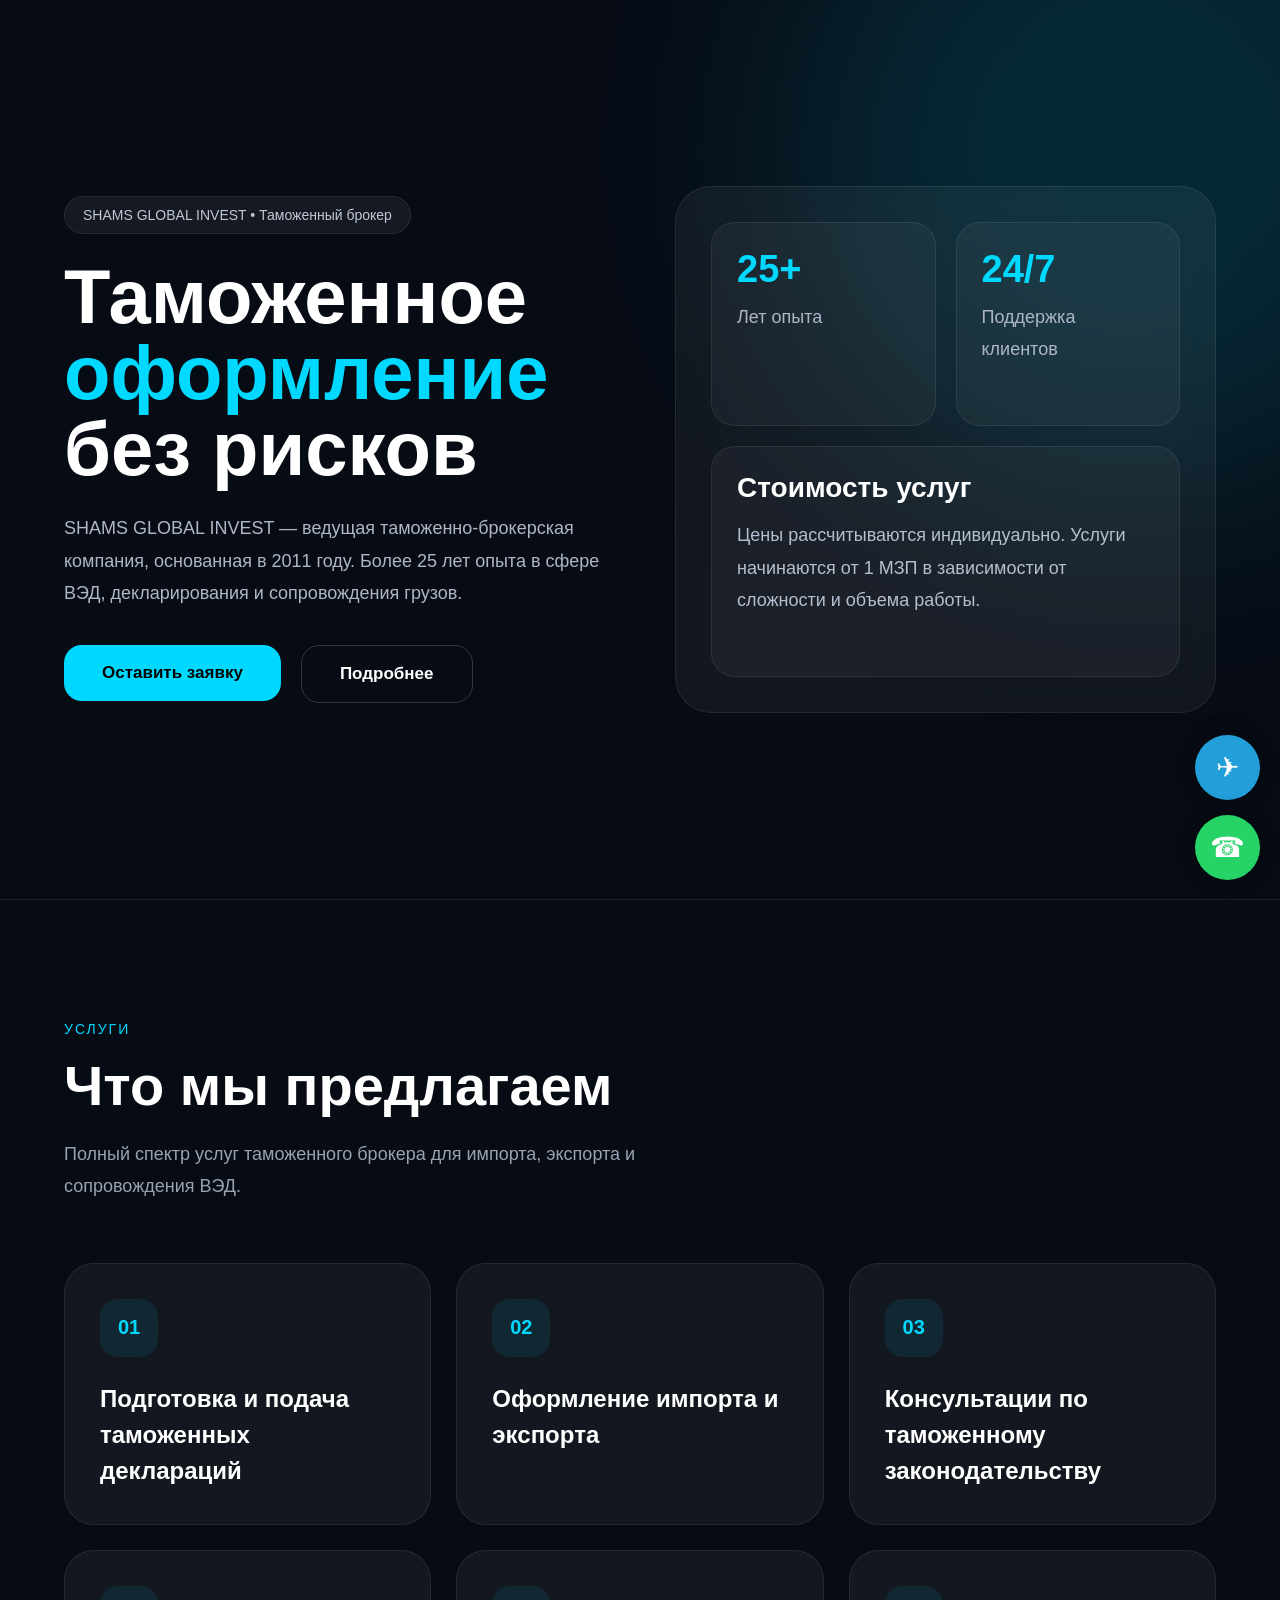
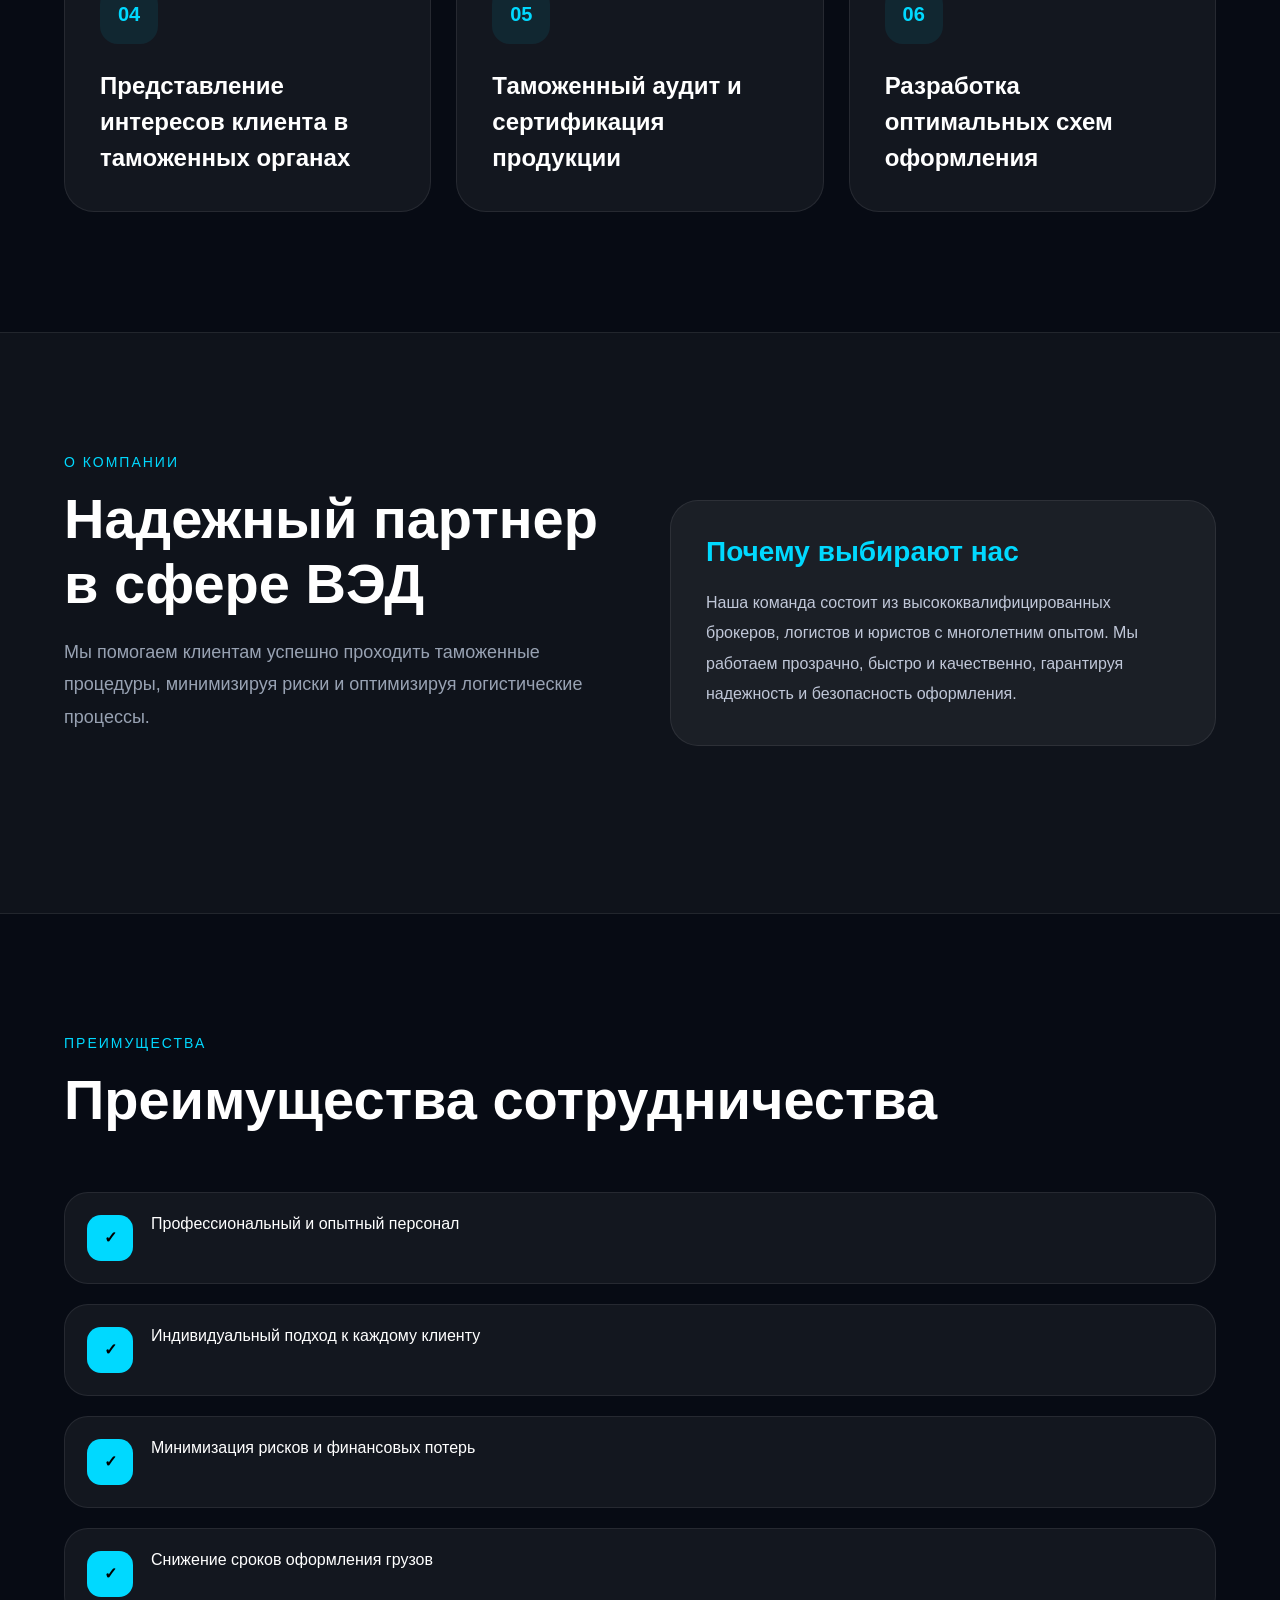
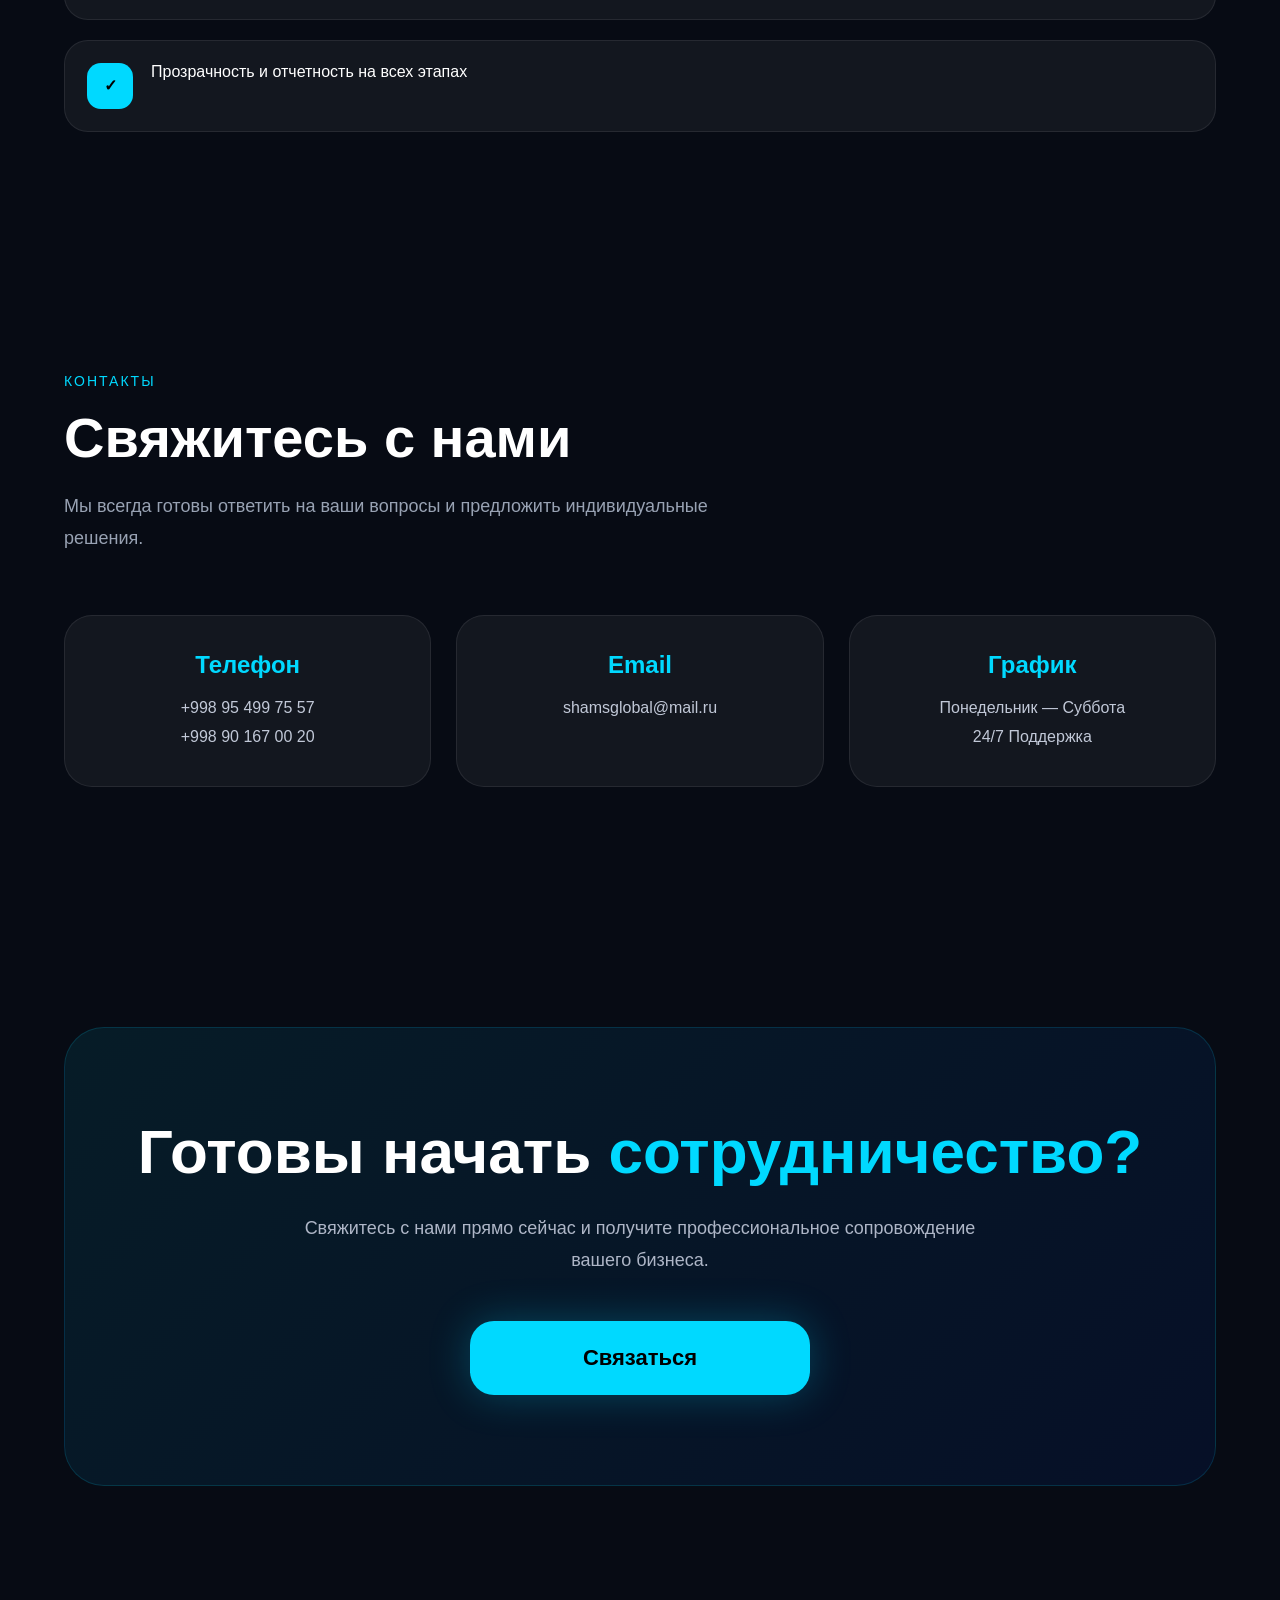
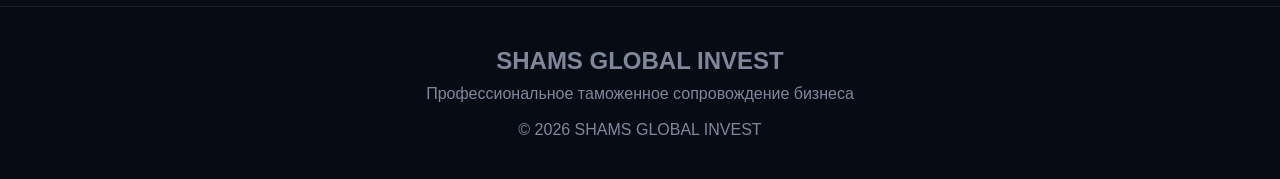
<file: index.html>
<!DOCTYPE html>
<html lang="ru">
<head>
<meta charset="UTF-8">
<meta name="viewport" content="width=device-width, initial-scale=1.0">
<title>SHAMS GLOBAL INVEST</title>
  <link rel="stylesheet" href="style.css">
</head>

<body>

<!-- FLOAT BUTTONS -->

<a href="https://t.me/USERNAME" class="telegram-btn" target="_blank">
✈
</a>

<a href="https://wa.me/998901234567" class="whatsapp-btn" target="_blank">
☎
</a>

<!-- HEADER -->

<header>

<div class="bg-glow"></div>

<div class="container hero">

<div>

<div class="badge">
SHAMS GLOBAL INVEST • Таможенный брокер
</div>

<h1>
Таможенное
<span>оформление</span>
без рисков
</h1>

<p>
SHAMS GLOBAL INVEST — ведущая таможенно-брокерская компания,
основанная в 2011 году. Более 25 лет опыта в сфере ВЭД,
декларирования и сопровождения грузов.
</p>

<div class="buttons">

<a href="https://t.me/USERNAME" target="_blank">

<button class="btn btn-primary">
Оставить заявку
</button>

</a>

<a href="#services">

<button class="btn btn-secondary">
Подробнее
</button>

</a>

</div>

</div>

<!-- CARD -->

<div class="hero-card">

<div class="card-grid">

<div class="mini-card">
<h2>25+</h2>
<p>Лет опыта</p>
</div>

<div class="mini-card">
<h2>24/7</h2>
<p>Поддержка клиентов</p>
</div>

<div class="mini-card full">

<h3 style="margin-bottom:15px;font-size:28px;">
Стоимость услуг
</h3>

<p style="line-height:1.8;color:#b5bfd0;">
Цены рассчитываются индивидуально.
Услуги начинаются от 1 МЗП в зависимости
от сложности и объема работы.
</p>

</div>

</div>

</div>

</div>

</header>

<!-- SERVICES -->

<section id="services">

<div class="container">

<div class="section-title">

<small>УСЛУГИ</small>

<h2>Что мы предлагаем</h2>

<p>
Полный спектр услуг таможенного брокера
для импорта, экспорта и сопровождения ВЭД.
</p>

</div>

<div class="services">

<div class="service">
<div class="service-number">01</div>
<h3>Подготовка и подача таможенных деклараций</h3>
</div>

<div class="service">
<div class="service-number">02</div>
<h3>Оформление импорта и экспорта</h3>
</div>

<div class="service">
<div class="service-number">03</div>
<h3>Консультации по таможенному законодательству</h3>
</div>

<div class="service">
<div class="service-number">04</div>
<h3>Представление интересов клиента в таможенных органах</h3>
</div>

<div class="service">
<div class="service-number">05</div>
<h3>Таможенный аудит и сертификация продукции</h3>
</div>

<div class="service">
<div class="service-number">06</div>
<h3>Разработка оптимальных схем оформления</h3>
</div>

</div>

</div>

</section>

<!-- ABOUT -->

<section class="about">

<div class="container">

<div class="about-grid">

<div>

<div class="section-title">

<small>О КОМПАНИИ</small>

<h2>
Надежный партнер
в сфере ВЭД
</h2>

<p>
Мы помогаем клиентам успешно проходить
таможенные процедуры, минимизируя риски
и оптимизируя логистические процессы.
</p>

</div>

</div>

<div class="about-box">

<h3>Почему выбирают нас</h3>

<p>
Наша команда состоит из высококвалифицированных
брокеров, логистов и юристов с многолетним опытом.
Мы работаем прозрачно, быстро и качественно,
гарантируя надежность и безопасность оформления.
</p>

</div>

</div>

</div>

</section>

<!-- ADVANTAGES -->

<section>

<div class="container">

<div class="section-title">

<small>ПРЕИМУЩЕСТВА</small>

<h2>Преимущества сотрудничества</h2>

</div>

<div class="adv-list">

<div class="adv-item">
<div class="check">✓</div>
<p>Профессиональный и опытный персонал</p>
</div>

<div class="adv-item">
<div class="check">✓</div>
<p>Индивидуальный подход к каждому клиенту</p>
</div>

<div class="adv-item">
<div class="check">✓</div>
<p>Минимизация рисков и финансовых потерь</p>
</div>

<div class="adv-item">
<div class="check">✓</div>
<p>Снижение сроков оформления грузов</p>
</div>

<div class="adv-item">
<div class="check">✓</div>
<p>Прозрачность и отчетность на всех этапах</p>
</div>

</div>

</div>

</section>

<!-- CONTACTS -->

<section>

<div class="container">

<div class="section-title">

<small>КОНТАКТЫ</small>

<h2>Свяжитесь с нами</h2>

<p>
Мы всегда готовы ответить на ваши вопросы
и предложить индивидуальные решения.
</p>

</div>

<div class="contact-grid">

<div class="contact-card">

<h3>Телефон</h3>

<p>
+998 95 499 75 57<br>
+998 90 167 00 20
</p>

</div>

<div class="contact-card">

<h3>Email</h3>

<p>
shamsglobal@mail.ru
</p>

</div>

<div class="contact-card">

<h3>График</h3>

<p>
Понедельник — Суббота<br>
24/7 Поддержка
</p>

</div>

</div>

</div>

</section>

<!-- CTA -->

<section>

<div class="container">

<div class="cta-box">

<h2>
Готовы начать
<span>сотрудничество?</span>
</h2>

<p>
Свяжитесь с нами прямо сейчас и получите
профессиональное сопровождение вашего бизнеса.
</p>

<div class="buttons" style="justify-content:center;">

<a href="https://t.me/USERNAME" target="_blank">

<button class="btn btn-primary cta-big-btn">
Связаться
</button>

</a>

</div>

</div>

</div>

</section>

<!-- FOOTER -->

<footer>

<div class="container">

<h2 style="margin-bottom:10px;">
SHAMS GLOBAL INVEST
</h2>

<p>
Профессиональное таможенное сопровождение бизнеса
</p>

<br>

<p>
© 2026 SHAMS GLOBAL INVEST
</p>

</div>

</footer>

<script src="script.js"></script>
</body>
</html>
</file>
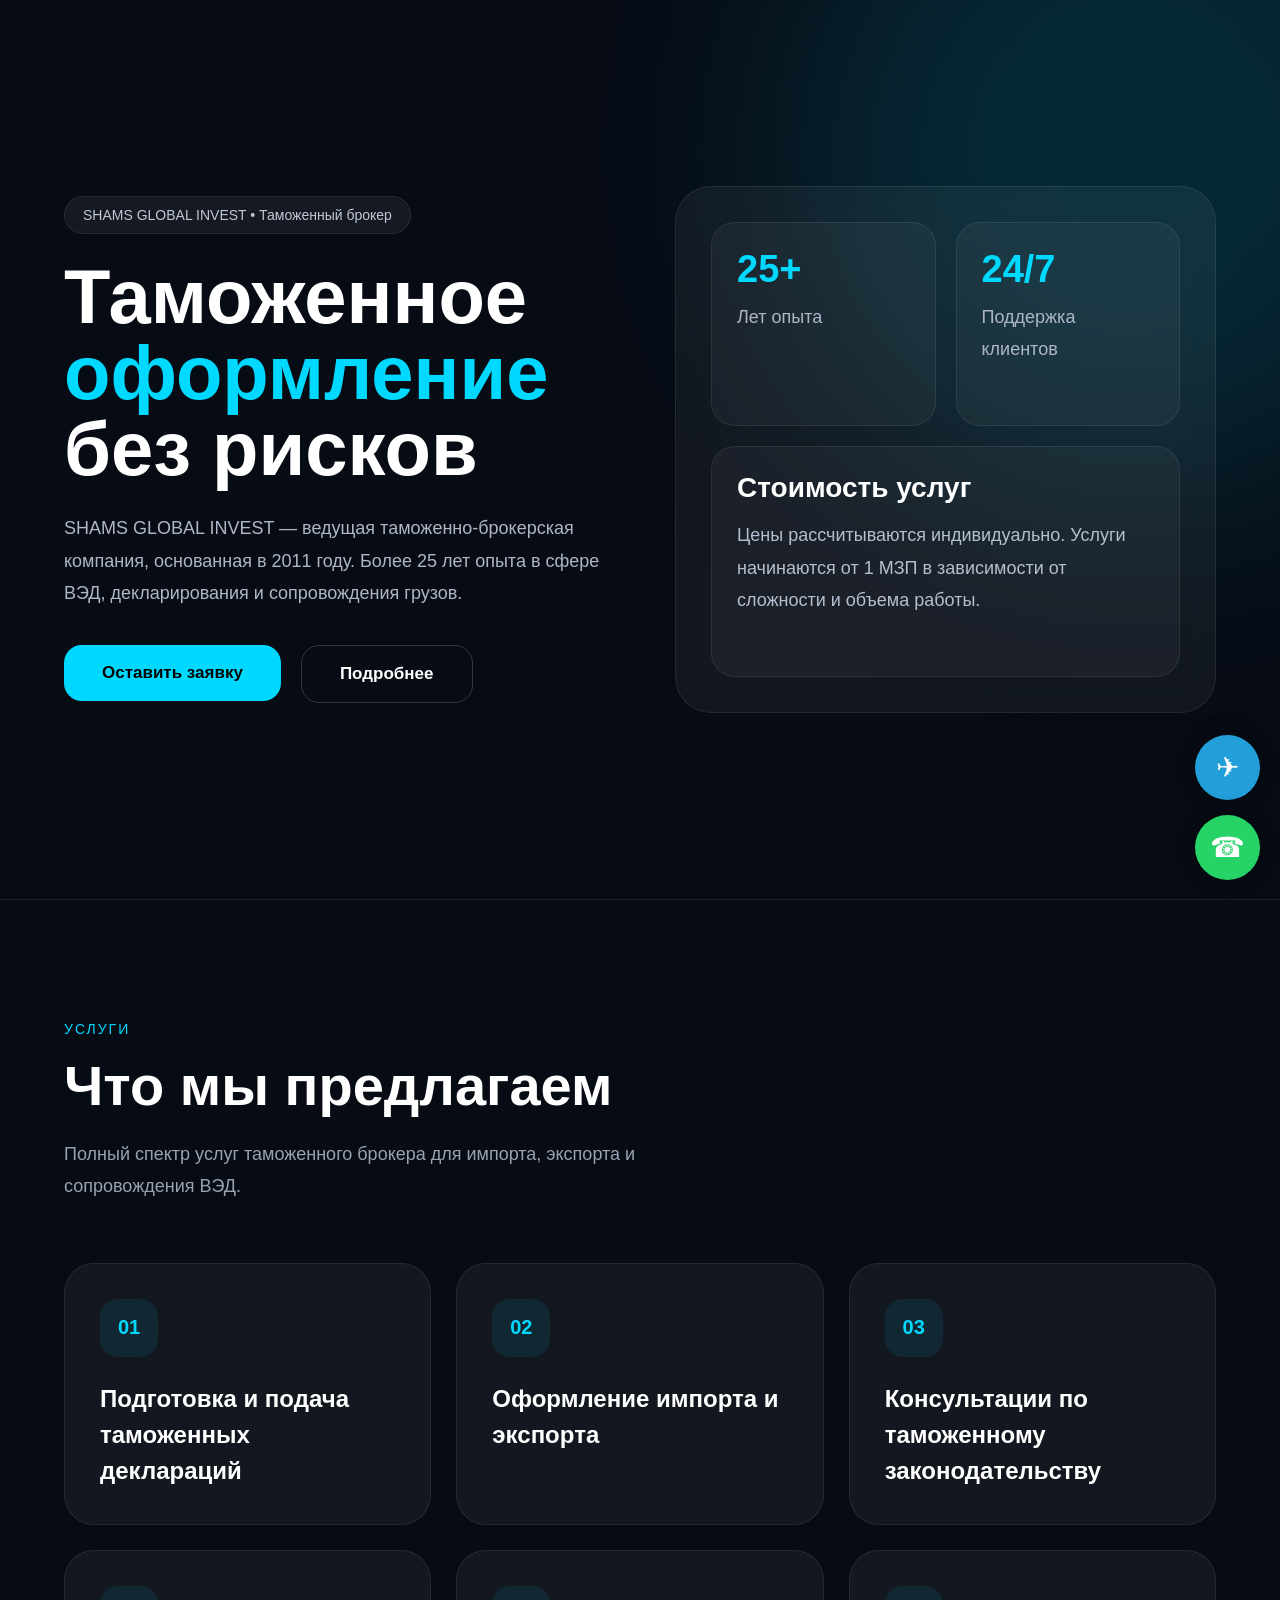
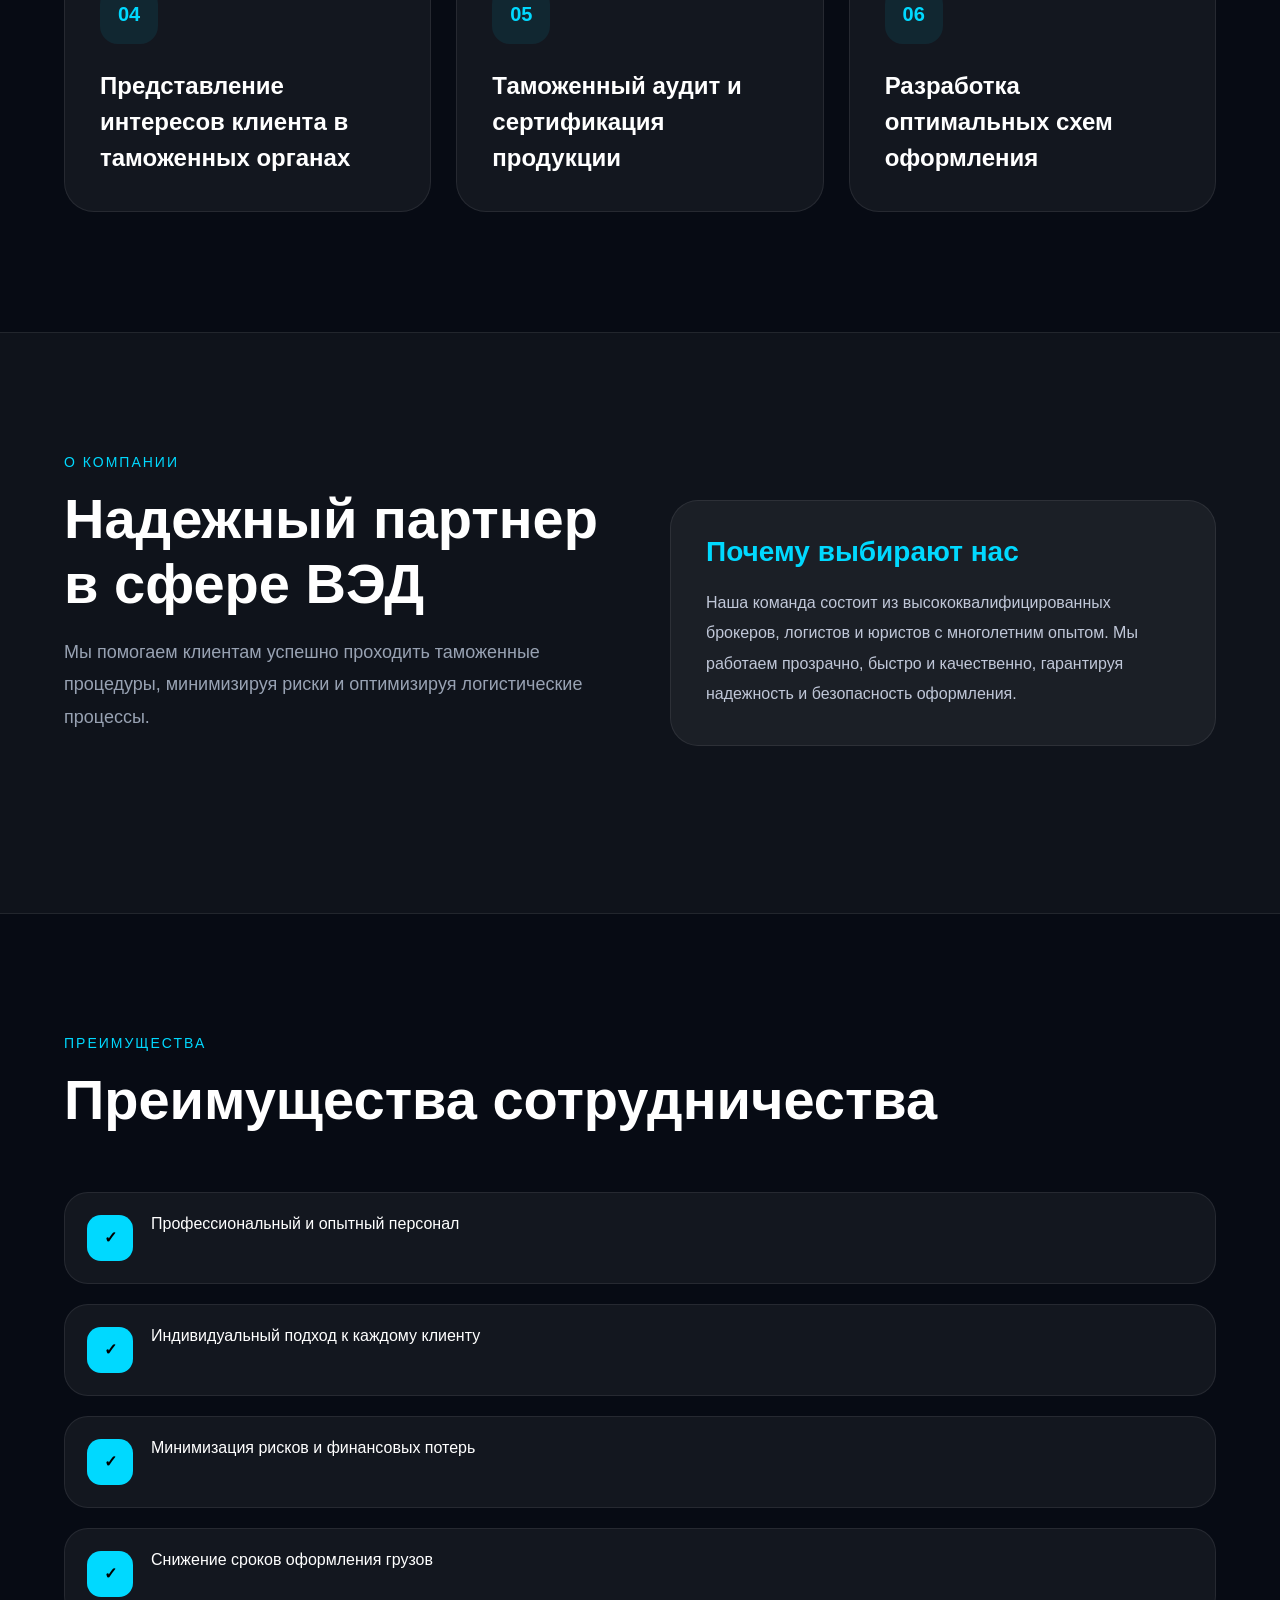
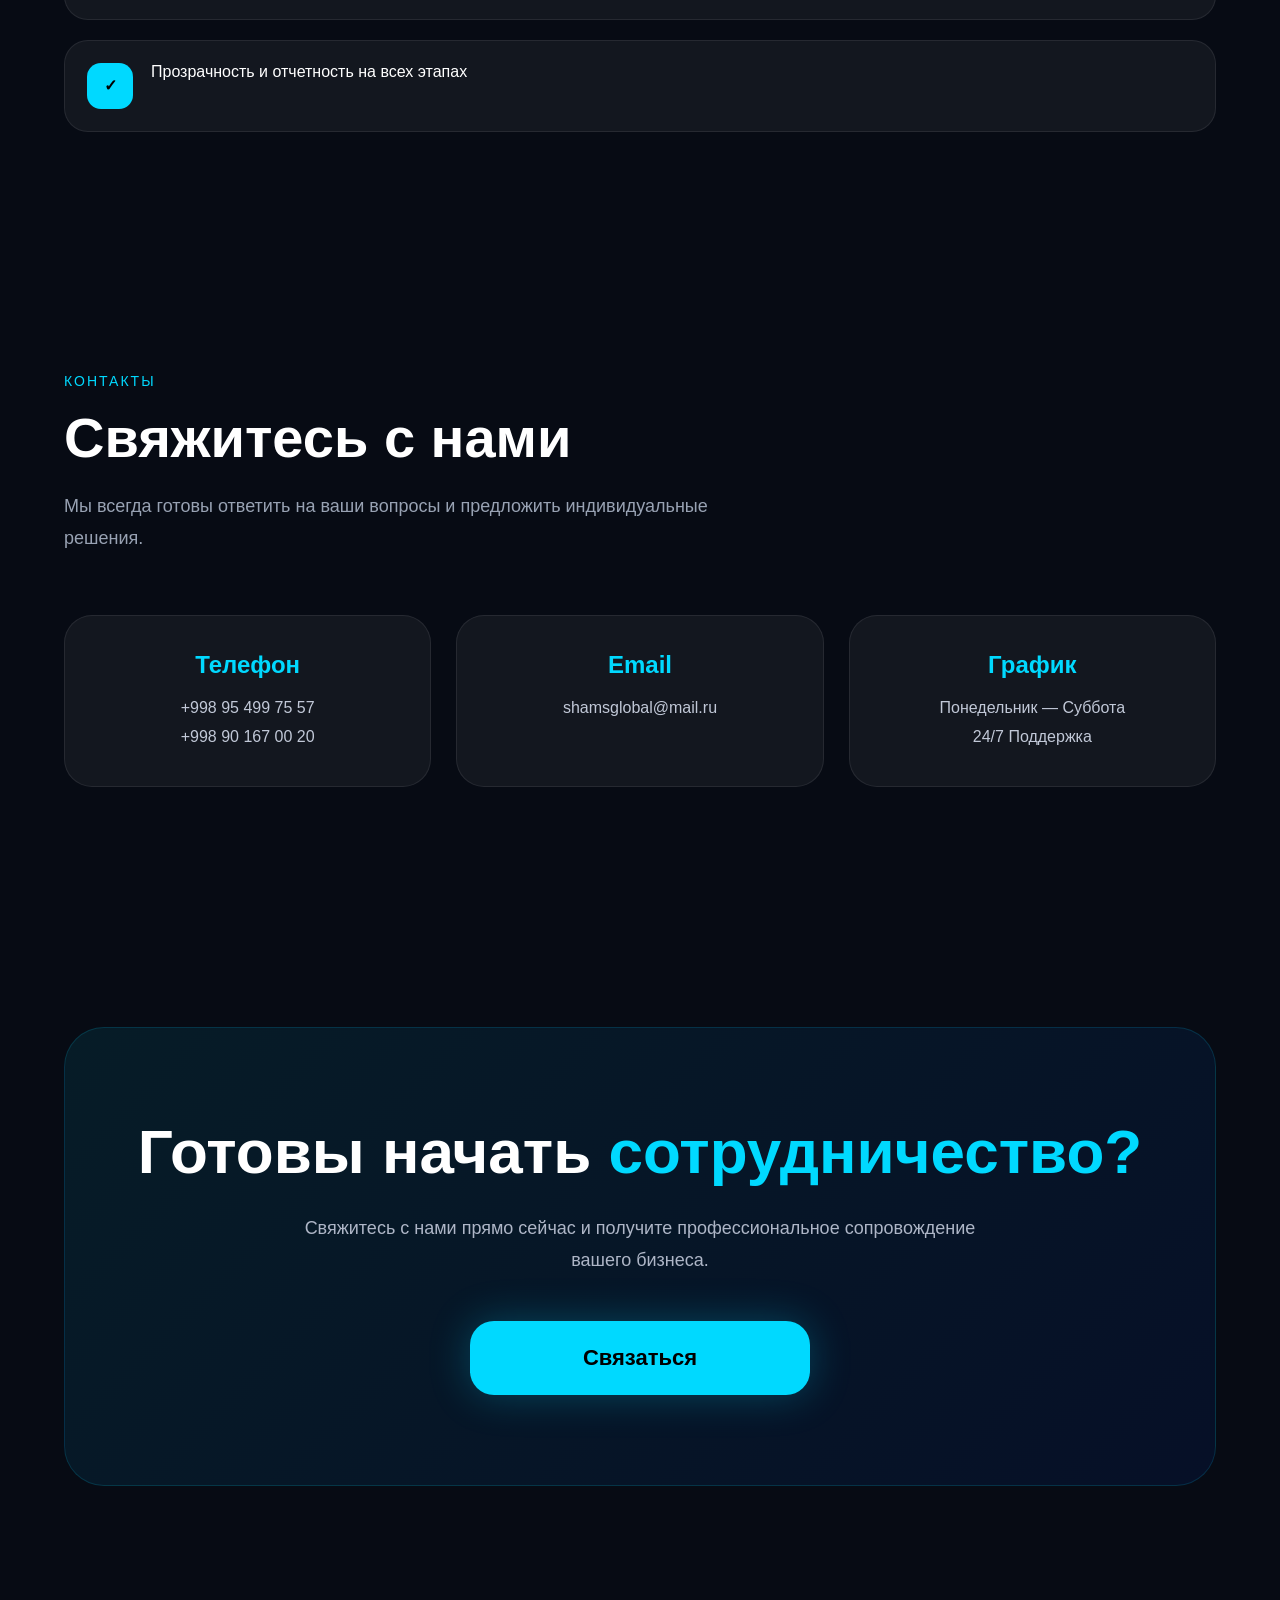
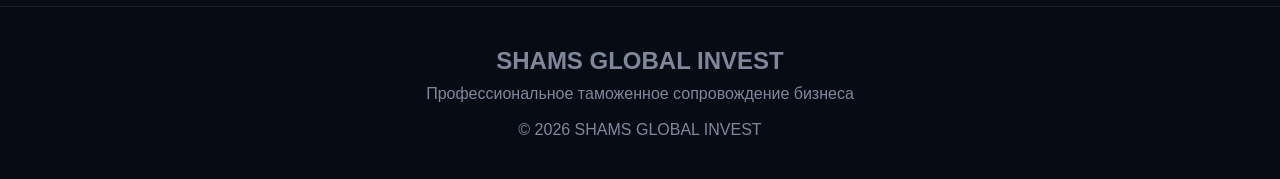
<file: kng.html>
<!DOCTYPE html>
<html lang="ru">
<head>
<meta charset="UTF-8">
<meta name="viewport" content="width=device-width, initial-scale=1.0">
<title>SHAMS GLOBAL INVEST</title>
  <link rel="stylesheet" href="kng.css">
</head>

<body>

<!-- FLOAT BUTTONS -->

<a href="https://t.me/USERNAME" class="telegram-btn" target="_blank">
✈
</a>

<a href="https://wa.me/998901234567" class="whatsapp-btn" target="_blank">
☎
</a>

<!-- HEADER -->

<header>

<div class="bg-glow"></div>

<div class="container hero">

<div>

<div class="badge">
SHAMS GLOBAL INVEST • Таможенный брокер
</div>

<h1>
Таможенное
<span>оформление</span>
без рисков
</h1>

<p>
SHAMS GLOBAL INVEST — ведущая таможенно-брокерская компания,
основанная в 2011 году. Более 25 лет опыта в сфере ВЭД,
декларирования и сопровождения грузов.
</p>

<div class="buttons">

<a href="https://t.me/USERNAME" target="_blank">

<button class="btn btn-primary">
Оставить заявку
</button>

</a>

<a href="#services">

<button class="btn btn-secondary">
Подробнее
</button>

</a>

</div>

</div>

<!-- CARD -->

<div class="hero-card">

<div class="card-grid">

<div class="mini-card">
<h2>25+</h2>
<p>Лет опыта</p>
</div>

<div class="mini-card">
<h2>24/7</h2>
<p>Поддержка клиентов</p>
</div>

<div class="mini-card full">

<h3 style="margin-bottom:15px;font-size:28px;">
Стоимость услуг
</h3>

<p style="line-height:1.8;color:#b5bfd0;">
Цены рассчитываются индивидуально.
Услуги начинаются от 1 МЗП в зависимости
от сложности и объема работы.
</p>

</div>

</div>

</div>

</div>

</header>

<!-- SERVICES -->

<section id="services">

<div class="container">

<div class="section-title">

<small>УСЛУГИ</small>

<h2>Что мы предлагаем</h2>

<p>
Полный спектр услуг таможенного брокера
для импорта, экспорта и сопровождения ВЭД.
</p>

</div>

<div class="services">

<div class="service">
<div class="service-number">01</div>
<h3>Подготовка и подача таможенных деклараций</h3>
</div>

<div class="service">
<div class="service-number">02</div>
<h3>Оформление импорта и экспорта</h3>
</div>

<div class="service">
<div class="service-number">03</div>
<h3>Консультации по таможенному законодательству</h3>
</div>

<div class="service">
<div class="service-number">04</div>
<h3>Представление интересов клиента в таможенных органах</h3>
</div>

<div class="service">
<div class="service-number">05</div>
<h3>Таможенный аудит и сертификация продукции</h3>
</div>

<div class="service">
<div class="service-number">06</div>
<h3>Разработка оптимальных схем оформления</h3>
</div>

</div>

</div>

</section>

<!-- ABOUT -->

<section class="about">

<div class="container">

<div class="about-grid">

<div>

<div class="section-title">

<small>О КОМПАНИИ</small>

<h2>
Надежный партнер
в сфере ВЭД
</h2>

<p>
Мы помогаем клиентам успешно проходить
таможенные процедуры, минимизируя риски
и оптимизируя логистические процессы.
</p>

</div>

</div>

<div class="about-box">

<h3>Почему выбирают нас</h3>

<p>
Наша команда состоит из высококвалифицированных
брокеров, логистов и юристов с многолетним опытом.
Мы работаем прозрачно, быстро и качественно,
гарантируя надежность и безопасность оформления.
</p>

</div>

</div>

</div>

</section>

<!-- ADVANTAGES -->

<section>

<div class="container">

<div class="section-title">

<small>ПРЕИМУЩЕСТВА</small>

<h2>Преимущества сотрудничества</h2>

</div>

<div class="adv-list">

<div class="adv-item">
<div class="check">✓</div>
<p>Профессиональный и опытный персонал</p>
</div>

<div class="adv-item">
<div class="check">✓</div>
<p>Индивидуальный подход к каждому клиенту</p>
</div>

<div class="adv-item">
<div class="check">✓</div>
<p>Минимизация рисков и финансовых потерь</p>
</div>

<div class="adv-item">
<div class="check">✓</div>
<p>Снижение сроков оформления грузов</p>
</div>

<div class="adv-item">
<div class="check">✓</div>
<p>Прозрачность и отчетность на всех этапах</p>
</div>

</div>

</div>

</section>

<!-- CONTACTS -->

<section>

<div class="container">

<div class="section-title">

<small>КОНТАКТЫ</small>

<h2>Свяжитесь с нами</h2>

<p>
Мы всегда готовы ответить на ваши вопросы
и предложить индивидуальные решения.
</p>

</div>

<div class="contact-grid">

<div class="contact-card">

<h3>Телефон</h3>

<p>
+998 95 499 75 57<br>
+998 90 167 00 20
</p>

</div>

<div class="contact-card">

<h3>Email</h3>

<p>
shamsglobal@mail.ru
</p>

</div>

<div class="contact-card">

<h3>График</h3>

<p>
Понедельник — Суббота<br>
24/7 Поддержка
</p>

</div>

</div>

</div>

</section>

<!-- CTA -->

<section>

<div class="container">

<div class="cta-box">

<h2>
Готовы начать
<span>сотрудничество?</span>
</h2>

<p>
Свяжитесь с нами прямо сейчас и получите
профессиональное сопровождение вашего бизнеса.
</p>

<div class="buttons" style="justify-content:center;">

<a href="https://t.me/USERNAME" target="_blank">

<button class="btn btn-primary cta-big-btn">
Связаться
</button>

</a>

</div>

</div>

</div>

</section>

<!-- FOOTER -->

<footer>

<div class="container">

<h2 style="margin-bottom:10px;">
SHAMS GLOBAL INVEST
</h2>

<p>
Профессиональное таможенное сопровождение бизнеса
</p>

<br>

<p>
© 2026 SHAMS GLOBAL INVEST
</p>

</div>

</footer>

<script src="kng.js"></script>
</body>
</html>
</file>
<file: style.css>
*{
    margin:0;
    padding:0;
    box-sizing:border-box;
    font-family:Arial,sans-serif;
}

html{
    scroll-behavior:smooth;
}

body{
    background:#070b14;
    color:white;
    overflow-x:hidden;
}

.container{
    width:90%;
    max-width:1200px;
    margin:auto;
}

a{
    text-decoration:none;
}

/* HEADER */

header{
    min-height:100vh;
    display:flex;
    align-items:center;
    position:relative;
    overflow:hidden;
    border-bottom:1px solid rgba(255,255,255,0.08);
}

.bg-glow{
    position:absolute;
    width:700px;
    height:700px;
    background:#00d9ff25;
    border-radius:50%;
    filter:blur(120px);
    top:-200px;
    right:-200px;
}

.hero{
    display:grid;
    grid-template-columns:1fr 1fr;
    gap:70px;
    align-items:center;
    position:relative;
    z-index:2;
}

.badge{
    display:inline-block;
    padding:10px 18px;
    border-radius:40px;
    background:rgba(255,255,255,0.06);
    border:1px solid rgba(255,255,255,0.08);
    margin-bottom:25px;
    color:#c0c8d8;
    font-size:14px;
}

h1{
    font-size:76px;
    line-height:1;
    margin-bottom:25px;
    font-weight:900;
}

h1 span{
    color:#00d9ff;
}

.hero p{
    color:#aeb6c7;
    font-size:18px;
    line-height:1.8;
    margin-bottom:35px;
}

.buttons{
    display:flex;
    gap:20px;
    flex-wrap:wrap;
}

.btn{
    border:none;
    cursor:pointer;
    transition:0.3s;
    font-weight:bold;
}

.btn-primary{
    padding:18px 38px;
    background:#00d9ff;
    color:black;
    border-radius:18px;
    font-size:17px;
}

.btn-primary:hover{
    transform:translateY(-4px);
}

.btn-secondary{
    padding:18px 38px;
    background:transparent;
    border:1px solid rgba(255,255,255,0.18);
    color:white;
    border-radius:18px;
    font-size:17px;
}

.btn-secondary:hover{
    background:rgba(255,255,255,0.08);
}

/* CARD */

.hero-card{
    background:rgba(255,255,255,0.05);
    border:1px solid rgba(255,255,255,0.08);
    border-radius:36px;
    padding:35px;
    backdrop-filter:blur(18px);
}

.card-grid{
    display:grid;
    grid-template-columns:1fr 1fr;
    gap:20px;
}

.mini-card{
    background:rgba(255,255,255,0.04);
    border:1px solid rgba(255,255,255,0.08);
    border-radius:24px;
    padding:25px;
}

.mini-card h2{
    color:#00d9ff;
    font-size:38px;
    margin-bottom:10px;
}

.full{
    grid-column:span 2;
}

/* SECTION */

section{
    padding:120px 0;
}

.section-title{
    margin-bottom:60px;
}

.section-title small{
    color:#00d9ff;
    letter-spacing:2px;
    font-size:14px;
}

.section-title h2{
    font-size:56px;
    margin-top:15px;
    margin-bottom:20px;
}

.section-title p{
    color:#98a2b3;
    line-height:1.8;
    font-size:18px;
    max-width:700px;
}

/* SERVICES */

.services{
    display:grid;
    grid-template-columns:repeat(auto-fit,minmax(280px,1fr));
    gap:25px;
}

.service{
    background:rgba(255,255,255,0.05);
    border:1px solid rgba(255,255,255,0.08);
    border-radius:30px;
    padding:35px;
    transition:0.4s;
    opacity:0;
    transform:translateY(40px);
}

.service:hover{
    transform:translateY(-8px);
    background:rgba(255,255,255,0.08);
}

.service-number{
    width:58px;
    height:58px;
    border-radius:18px;
    background:#00d9ff15;
    color:#00d9ff;
    display:flex;
    align-items:center;
    justify-content:center;
    margin-bottom:24px;
    font-weight:bold;
    font-size:20px;
}

.service h3{
    font-size:24px;
    line-height:1.5;
}

/* ABOUT */

.about{
    background:rgba(255,255,255,0.03);
    border-top:1px solid rgba(255,255,255,0.08);
    border-bottom:1px solid rgba(255,255,255,0.08);
}

.about-grid{
    display:grid;
    grid-template-columns:1fr 1fr;
    gap:60px;
    align-items:center;
}

.about-box{
    background:rgba(255,255,255,0.05);
    border:1px solid rgba(255,255,255,0.08);
    border-radius:28px;
    padding:35px;
}

.about-box h3{
    color:#00d9ff;
    margin-bottom:20px;
    font-size:28px;
}

.about-box p{
    color:#c0c7d8;
    line-height:1.9;
}

/* ADVANTAGES */

.adv-list{
    display:flex;
    flex-direction:column;
    gap:20px;
}

.adv-item{
    display:flex;
    gap:18px;
    background:rgba(255,255,255,0.05);
    border:1px solid rgba(255,255,255,0.08);
    padding:22px;
    border-radius:24px;
}

.check{
    min-width:46px;
    height:46px;
    border-radius:14px;
    background:#00d9ff;
    color:black;
    display:flex;
    align-items:center;
    justify-content:center;
    font-weight:bold;
}

/* CONTACT */

.contact-grid{
    display:grid;
    grid-template-columns:repeat(auto-fit,minmax(250px,1fr));
    gap:25px;
}

.contact-card{
    background:rgba(255,255,255,0.05);
    border:1px solid rgba(255,255,255,0.08);
    border-radius:28px;
    padding:35px;
    text-align:center;
}

.contact-card h3{
    margin-bottom:15px;
    color:#00d9ff;
    font-size:24px;
}

.contact-card p{
    color:#c1c8d7;
    line-height:1.8;
}

/* CTA */

.cta-box{
    background:linear-gradient(135deg,#00d9ff15,#0044ff15);
    border:1px solid rgba(0,217,255,0.15);
    border-radius:40px;
    padding:90px 40px;
    text-align:center;
}

.cta-box h2{
    font-size:62px;
    line-height:1.1;
    margin-bottom:25px;
}

.cta-box h2 span{
    color:#00d9ff;
}

.cta-box p{
    max-width:720px;
    margin:auto;
    color:#aeb6c7;
    line-height:1.8;
    font-size:18px;
    margin-bottom:45px;
}

/* BIG BUTTON */

.cta-big-btn{
    padding:24px 90px;
    font-size:22px;
    border-radius:24px;
    min-width:340px;
    box-shadow:0 0 40px rgba(0,217,255,0.25);
}

/* FLOAT BUTTONS */

.telegram-btn,
.whatsapp-btn{
    position:fixed;
    right:20px;
    width:65px;
    height:65px;
    border-radius:50%;
    display:flex;
    align-items:center;
    justify-content:center;
    font-size:28px;
    color:white;
    z-index:1000;
    box-shadow:0 0 20px rgba(0,0,0,0.4);
    transition:0.3s;
}

.telegram-btn{
    bottom:100px;
    background:#229ED9;
}

.whatsapp-btn{
    bottom:20px;
    background:#25D366;
}

.telegram-btn:hover,
.whatsapp-btn:hover{
    transform:scale(1.1);
}

/* FOOTER */

footer{
    border-top:1px solid rgba(255,255,255,0.08);
    padding:40px 0;
    text-align:center;
    color:#7f889a;
}

/* MOBILE */

@media(max-width:900px){

    h1{
        font-size:52px;
    }

    .hero{
        grid-template-columns:1fr;
    }

    .about-grid{
        grid-template-columns:1fr;
    }

    .section-title h2{
        font-size:42px;
    }

    .cta-box h2{
        font-size:42px;
    }

    .cta-big-btn{
        min-width:100%;
        padding:22px 20px;
    }

}
</file>
<file: kng.css>
*{
    margin:0;
    padding:0;
    box-sizing:border-box;
    font-family:Arial,sans-serif;
}

html{
    scroll-behavior:smooth;
}

body{
    background:#070b14;
    color:white;
    overflow-x:hidden;
}

.container{
    width:90%;
    max-width:1200px;
    margin:auto;
}

a{
    text-decoration:none;
}

/* HEADER */

header{
    min-height:100vh;
    display:flex;
    align-items:center;
    position:relative;
    overflow:hidden;
    border-bottom:1px solid rgba(255,255,255,0.08);
}

.bg-glow{
    position:absolute;
    width:700px;
    height:700px;
    background:#00d9ff25;
    border-radius:50%;
    filter:blur(120px);
    top:-200px;
    right:-200px;
}

.hero{
    display:grid;
    grid-template-columns:1fr 1fr;
    gap:70px;
    align-items:center;
    position:relative;
    z-index:2;
}

.badge{
    display:inline-block;
    padding:10px 18px;
    border-radius:40px;
    background:rgba(255,255,255,0.06);
    border:1px solid rgba(255,255,255,0.08);
    margin-bottom:25px;
    color:#c0c8d8;
    font-size:14px;
}

h1{
    font-size:76px;
    line-height:1;
    margin-bottom:25px;
    font-weight:900;
}

h1 span{
    color:#00d9ff;
}

.hero p{
    color:#aeb6c7;
    font-size:18px;
    line-height:1.8;
    margin-bottom:35px;
}

.buttons{
    display:flex;
    gap:20px;
    flex-wrap:wrap;
}

.btn{
    border:none;
    cursor:pointer;
    transition:0.3s;
    font-weight:bold;
}

.btn-primary{
    padding:18px 38px;
    background:#00d9ff;
    color:black;
    border-radius:18px;
    font-size:17px;
}

.btn-primary:hover{
    transform:translateY(-4px);
}

.btn-secondary{
    padding:18px 38px;
    background:transparent;
    border:1px solid rgba(255,255,255,0.18);
    color:white;
    border-radius:18px;
    font-size:17px;
}

.btn-secondary:hover{
    background:rgba(255,255,255,0.08);
}

/* CARD */

.hero-card{
    background:rgba(255,255,255,0.05);
    border:1px solid rgba(255,255,255,0.08);
    border-radius:36px;
    padding:35px;
    backdrop-filter:blur(18px);
}

.card-grid{
    display:grid;
    grid-template-columns:1fr 1fr;
    gap:20px;
}

.mini-card{
    background:rgba(255,255,255,0.04);
    border:1px solid rgba(255,255,255,0.08);
    border-radius:24px;
    padding:25px;
}

.mini-card h2{
    color:#00d9ff;
    font-size:38px;
    margin-bottom:10px;
}

.full{
    grid-column:span 2;
}

/* SECTION */

section{
    padding:120px 0;
}

.section-title{
    margin-bottom:60px;
}

.section-title small{
    color:#00d9ff;
    letter-spacing:2px;
    font-size:14px;
}

.section-title h2{
    font-size:56px;
    margin-top:15px;
    margin-bottom:20px;
}

.section-title p{
    color:#98a2b3;
    line-height:1.8;
    font-size:18px;
    max-width:700px;
}

/* SERVICES */

.services{
    display:grid;
    grid-template-columns:repeat(auto-fit,minmax(280px,1fr));
    gap:25px;
}

.service{
    background:rgba(255,255,255,0.05);
    border:1px solid rgba(255,255,255,0.08);
    border-radius:30px;
    padding:35px;
    transition:0.4s;
    opacity:0;
    transform:translateY(40px);
}

.service:hover{
    transform:translateY(-8px);
    background:rgba(255,255,255,0.08);
}

.service-number{
    width:58px;
    height:58px;
    border-radius:18px;
    background:#00d9ff15;
    color:#00d9ff;
    display:flex;
    align-items:center;
    justify-content:center;
    margin-bottom:24px;
    font-weight:bold;
    font-size:20px;
}

.service h3{
    font-size:24px;
    line-height:1.5;
}

/* ABOUT */

.about{
    background:rgba(255,255,255,0.03);
    border-top:1px solid rgba(255,255,255,0.08);
    border-bottom:1px solid rgba(255,255,255,0.08);
}

.about-grid{
    display:grid;
    grid-template-columns:1fr 1fr;
    gap:60px;
    align-items:center;
}

.about-box{
    background:rgba(255,255,255,0.05);
    border:1px solid rgba(255,255,255,0.08);
    border-radius:28px;
    padding:35px;
}

.about-box h3{
    color:#00d9ff;
    margin-bottom:20px;
    font-size:28px;
}

.about-box p{
    color:#c0c7d8;
    line-height:1.9;
}

/* ADVANTAGES */

.adv-list{
    display:flex;
    flex-direction:column;
    gap:20px;
}

.adv-item{
    display:flex;
    gap:18px;
    background:rgba(255,255,255,0.05);
    border:1px solid rgba(255,255,255,0.08);
    padding:22px;
    border-radius:24px;
}

.check{
    min-width:46px;
    height:46px;
    border-radius:14px;
    background:#00d9ff;
    color:black;
    display:flex;
    align-items:center;
    justify-content:center;
    font-weight:bold;
}

/* CONTACT */

.contact-grid{
    display:grid;
    grid-template-columns:repeat(auto-fit,minmax(250px,1fr));
    gap:25px;
}

.contact-card{
    background:rgba(255,255,255,0.05);
    border:1px solid rgba(255,255,255,0.08);
    border-radius:28px;
    padding:35px;
    text-align:center;
}

.contact-card h3{
    margin-bottom:15px;
    color:#00d9ff;
    font-size:24px;
}

.contact-card p{
    color:#c1c8d7;
    line-height:1.8;
}

/* CTA */

.cta-box{
    background:linear-gradient(135deg,#00d9ff15,#0044ff15);
    border:1px solid rgba(0,217,255,0.15);
    border-radius:40px;
    padding:90px 40px;
    text-align:center;
}

.cta-box h2{
    font-size:62px;
    line-height:1.1;
    margin-bottom:25px;
}

.cta-box h2 span{
    color:#00d9ff;
}

.cta-box p{
    max-width:720px;
    margin:auto;
    color:#aeb6c7;
    line-height:1.8;
    font-size:18px;
    margin-bottom:45px;
}

/* BIG BUTTON */

.cta-big-btn{
    padding:24px 90px;
    font-size:22px;
    border-radius:24px;
    min-width:340px;
    box-shadow:0 0 40px rgba(0,217,255,0.25);
}

/* FLOAT BUTTONS */

.telegram-btn,
.whatsapp-btn{
    position:fixed;
    right:20px;
    width:65px;
    height:65px;
    border-radius:50%;
    display:flex;
    align-items:center;
    justify-content:center;
    font-size:28px;
    color:white;
    z-index:1000;
    box-shadow:0 0 20px rgba(0,0,0,0.4);
    transition:0.3s;
}

.telegram-btn{
    bottom:100px;
    background:#229ED9;
}

.whatsapp-btn{
    bottom:20px;
    background:#25D366;
}

.telegram-btn:hover,
.whatsapp-btn:hover{
    transform:scale(1.1);
}

/* FOOTER */

footer{
    border-top:1px solid rgba(255,255,255,0.08);
    padding:40px 0;
    text-align:center;
    color:#7f889a;
}

/* MOBILE */

@media(max-width:900px){

    h1{
        font-size:52px;
    }

    .hero{
        grid-template-columns:1fr;
    }

    .about-grid{
        grid-template-columns:1fr;
    }

    .section-title h2{
        font-size:42px;
    }

    .cta-box h2{
        font-size:42px;
    }

    .cta-big-btn{
        min-width:100%;
        padding:22px 20px;
    }

}
</file>
